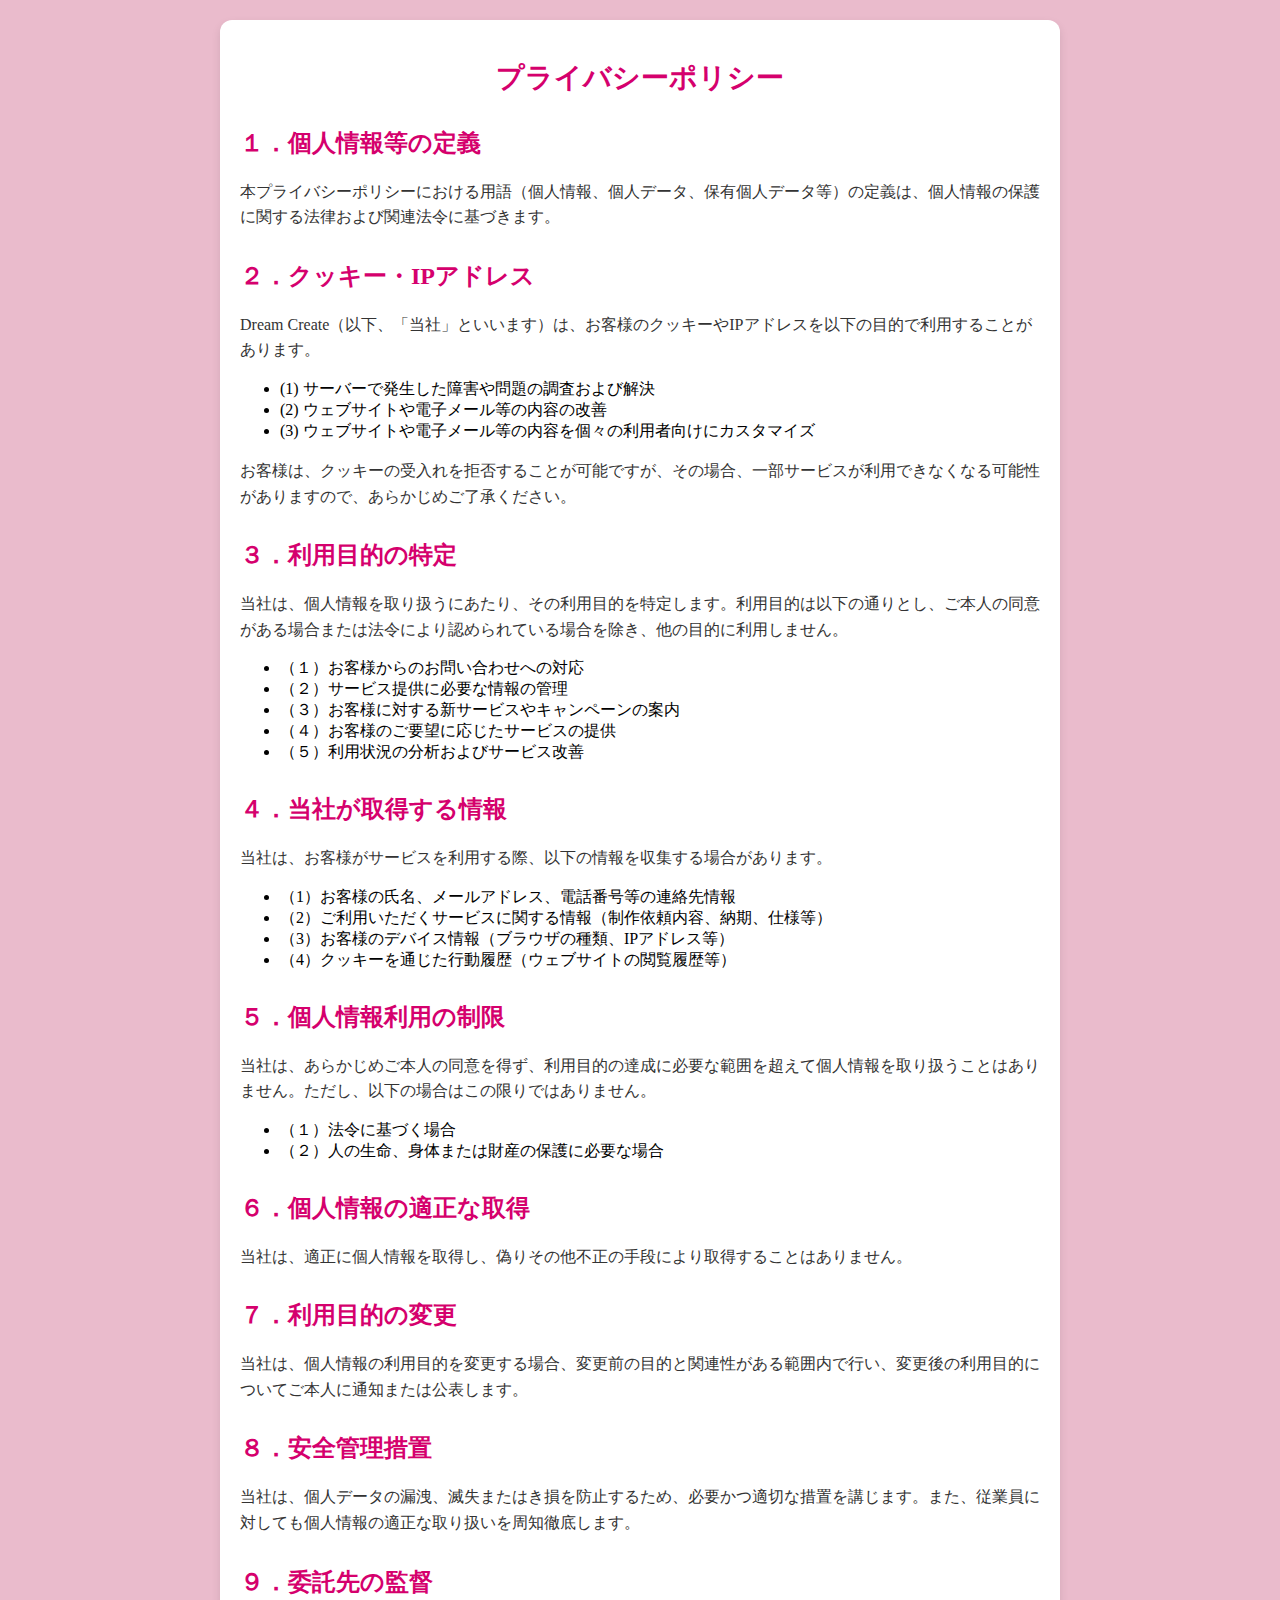
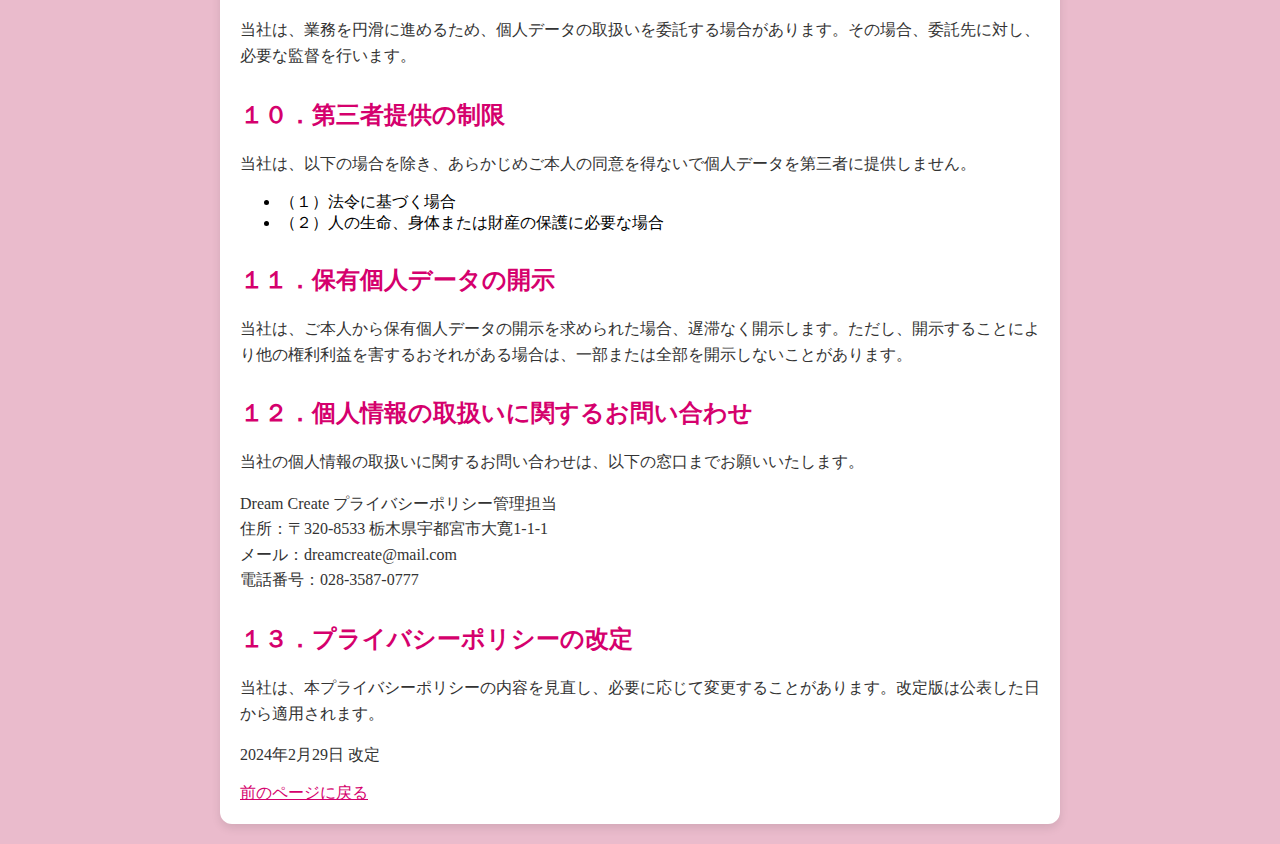
<file: privacy.html>
<!DOCTYPE html>
<html lang="ja">
<head>
    <meta charset="UTF-8">
    <meta name="viewport" content="width=device-width, initial-scale=1.0">
    <link rel="icon" href="../main/img/fav.png">
    <title>プライバシーポリシー</title>
    <link rel="stylesheet" href="privacy.css">
</head>
<body>
    <div class="container">
        <h1>プライバシーポリシー</h1>
        <h2>１．個人情報等の定義</h2>
        <p>本プライバシーポリシーにおける用語（個人情報、個人データ、保有個人データ等）の定義は、個人情報の保護に関する法律および関連法令に基づきます。</p>

        <h2>２．クッキー・IPアドレス</h2>
        <p>Dream Create（以下、「当社」といいます）は、お客様のクッキーやIPアドレスを以下の目的で利用することがあります。</p>
        <ul>
            <li>(1) サーバーで発生した障害や問題の調査および解決</li>
            <li>(2) ウェブサイトや電子メール等の内容の改善</li>
            <li>(3) ウェブサイトや電子メール等の内容を個々の利用者向けにカスタマイズ</li>
        </ul>
        <p>お客様は、クッキーの受入れを拒否することが可能ですが、その場合、一部サービスが利用できなくなる可能性がありますので、あらかじめご了承ください。</p>

        <h2>３．利用目的の特定</h2>
        <p>当社は、個人情報を取り扱うにあたり、その利用目的を特定します。利用目的は以下の通りとし、ご本人の同意がある場合または法令により認められている場合を除き、他の目的に利用しません。</p>
        <ul>
            <li>（１）お客様からのお問い合わせへの対応</li>
            <li>（２）サービス提供に必要な情報の管理</li>
            <li>（３）お客様に対する新サービスやキャンペーンの案内</li>
            <li>（４）お客様のご要望に応じたサービスの提供</li>
            <li>（５）利用状況の分析およびサービス改善</li>
        </ul>

        <h2>４．当社が取得する情報</h2>
        <p>当社は、お客様がサービスを利用する際、以下の情報を収集する場合があります。</p>
        <ul>
            <li>（1）お客様の氏名、メールアドレス、電話番号等の連絡先情報</li>
            <li>（2）ご利用いただくサービスに関する情報（制作依頼内容、納期、仕様等）</li>
            <li>（3）お客様のデバイス情報（ブラウザの種類、IPアドレス等）</li>
            <li>（4）クッキーを通じた行動履歴（ウェブサイトの閲覧履歴等）</li>
        </ul>

        <h2>５．個人情報利用の制限</h2>
        <p>当社は、あらかじめご本人の同意を得ず、利用目的の達成に必要な範囲を超えて個人情報を取り扱うことはありません。ただし、以下の場合はこの限りではありません。</p>
        <ul>
            <li>（１）法令に基づく場合</li>
            <li>（２）人の生命、身体または財産の保護に必要な場合</li>
        </ul>

        <h2>６．個人情報の適正な取得</h2>
        <p>当社は、適正に個人情報を取得し、偽りその他不正の手段により取得することはありません。</p>

        <h2>７．利用目的の変更</h2>
        <p>当社は、個人情報の利用目的を変更する場合、変更前の目的と関連性がある範囲内で行い、変更後の利用目的についてご本人に通知または公表します。</p>

        <h2>８．安全管理措置</h2>
        <p>当社は、個人データの漏洩、滅失またはき損を防止するため、必要かつ適切な措置を講じます。また、従業員に対しても個人情報の適正な取り扱いを周知徹底します。</p>

        <h2>９．委託先の監督</h2>
        <p>当社は、業務を円滑に進めるため、個人データの取扱いを委託する場合があります。その場合、委託先に対し、必要な監督を行います。</p>

        <h2>１０．第三者提供の制限</h2>
        <p>当社は、以下の場合を除き、あらかじめご本人の同意を得ないで個人データを第三者に提供しません。</p>
        <ul>
            <li>（１）法令に基づく場合</li>
            <li>（２）人の生命、身体または財産の保護に必要な場合</li>
        </ul>

        <h2>１１．保有個人データの開示</h2>
        <p>当社は、ご本人から保有個人データの開示を求められた場合、遅滞なく開示します。ただし、開示することにより他の権利利益を害するおそれがある場合は、一部または全部を開示しないことがあります。</p>

        <h2>１２．個人情報の取扱いに関するお問い合わせ</h2>
        <p>当社の個人情報の取扱いに関するお問い合わせは、以下の窓口までお願いいたします。</p>
        <p>Dream Create プライバシーポリシー管理担当<br>
            住所：〒320-8533 栃木県宇都宮市大寛1-1-1<br>
            メール：dreamcreate@mail.com<br>
            電話番号：028-3587-0777
        </p>

        <h2>１３．プライバシーポリシーの改定</h2>
        <p>当社は、本プライバシーポリシーの内容を見直し、必要に応じて変更することがあります。改定版は公表した日から適用されます。</p>
        <p>2024年2月29日 改定</p>
        <a href="../index.html">前のページに戻る</a>
    </div>
</body>
</html>
</file>
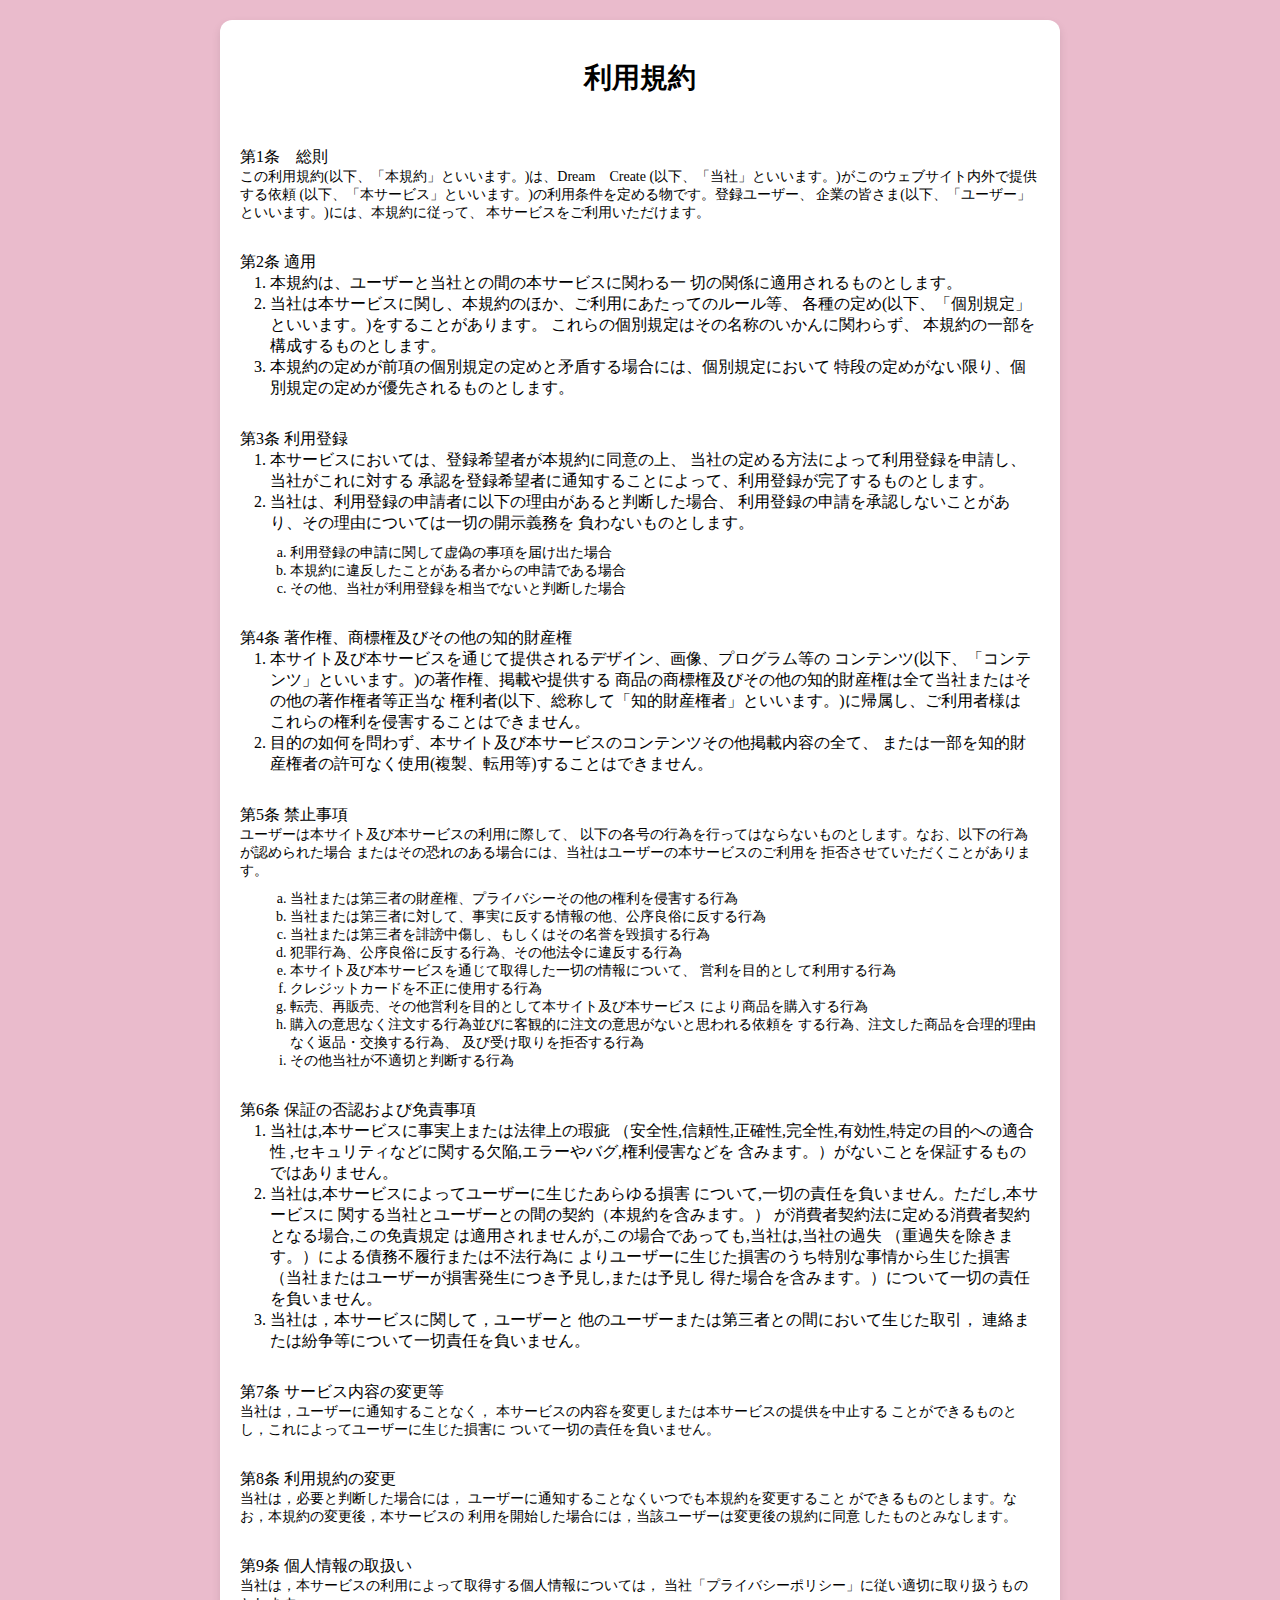
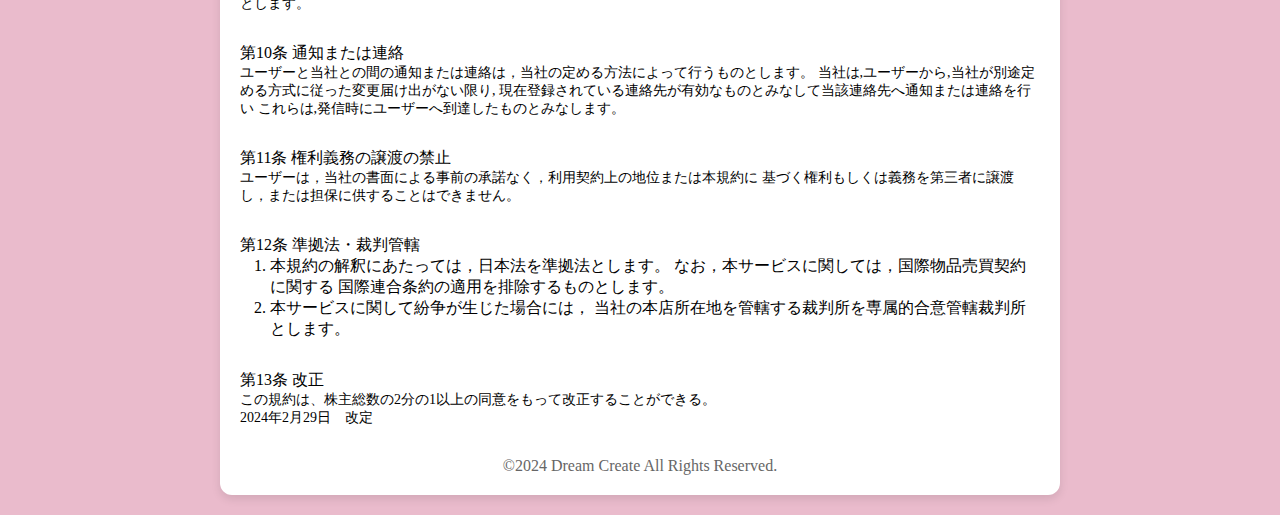
<file: TermsofUse.html>
<!DOCTYPE html>
<html lang="ja">
<head>
    <meta charset="UTF-8">
    <meta name="viewport" content="width=device-width, initial-scale=1.0">
    <link rel="icon" href="../main/img/fav.svg">
    <link rel="stylesheet" href="TermsofUse.css">
    <title>利用規約</title>
</head>

<body>
    <div class="container">
        <div id="top">
            <h1>利用規約</h1>
        </div>
        <div id="main">
            <div>
                <p class="mm">第1条　総則</p>
                <p class="today">この利用規約(以下、「本規約」といいます。)は、Dream　Create
                    (以下、「当社」といいます。)がこのウェブサイト内外で提供する依頼
                    (以下、「本サービス」といいます。)の利用条件を定める物です。登録ユーザー、
                    企業の皆さま(以下、「ユーザー」といいます。)には、本規約に従って、
                    本サービスをご利用いただけます。
                </p>
            </div>
            <div>
                <p class="mm">第2条 適用</p>
                <ol>
                    <li>本規約は、ユーザーと当社との間の本サービスに関わる一
                        切の関係に適用されるものとします。</li>
                    <li>当社は本サービスに関し、本規約のほか、ご利用にあたってのルール等、
                        各種の定め(以下、「個別規定」といいます。)をすることがあります。
                        これらの個別規定はその名称のいかんに関わらず、
                        本規約の一部を構成するものとします。
                    </li>
                    <li>本規約の定めが前項の個別規定の定めと矛盾する場合には、個別規定において
                        特段の定めがない限り、個別規定の定めが優先されるものとします。
                    </li>
                </ol>
            </div>
            <div>
                <p class="mm">第3条 利用登録</p>
                <ol>
                    <li>本サービスにおいては、登録希望者が本規約に同意の上、
                        当社の定める方法によって利用登録を申請し、当社がこれに対する
                        承認を登録希望者に通知することによって、利用登録が完了するものとします。
                    </li>
                    <li>当社は、利用登録の申請者に以下の理由があると判断した場合、
                        利用登録の申請を承認しないことがあり、その理由については一切の開示義務を
                        負わないものとします。
                    </li>
                </ol>
                <ul>
                    <li>利用登録の申請に関して虚偽の事項を届け出た場合</li>
                    <li>本規約に違反したことがある者からの申請である場合</li>
                    <li>その他、当社が利用登録を相当でないと判断した場合</li>
                </ul>
            </div>
            <div>
                <p class="mm">第4条 著作権、商標権及びその他の知的財産権</p>
                <ol>
                    <li>本サイト及び本サービスを通じて提供されるデザイン、画像、プログラム等の
                        コンテンツ(以下、「コンテンツ」といいます。)の著作権、掲載や提供する
                        商品の商標権及びその他の知的財産権は全て当社またはその他の著作権者等正当な
                        権利者(以下、総称して「知的財産権者」といいます。)に帰属し、ご利用者様は
                        これらの権利を侵害することはできません。
                    </li>
                    <li>目的の如何を問わず、本サイト及び本サービスのコンテンツその他掲載内容の全て、
                        または一部を知的財産権者の許可なく使用(複製、転用等)することはできません。
                    </li>
                </ol>
            </div>
            <div>
                <p class="mm">第5条 禁止事項</p>
                <p class="today">ユーザーは本サイト及び本サービスの利用に際して、
                以下の各号の行為を行ってはならないものとします。なお、以下の行為が認められた場合
                またはその恐れのある場合には、当社はユーザーの本サービスのご利用を
                拒否させていただくことがあります。</p>
                <ul>
                    <li>当社または第三者の財産権、プライバシーその他の権利を侵害する行為</li>
                    <li>当社または第三者に対して、事実に反する情報の他、公序良俗に反する行為</li>
                    <li>当社または第三者を誹謗中傷し、もしくはその名誉を毀損する行為</li>
                    <li>犯罪行為、公序良俗に反する行為、その他法令に違反する行為</li>
                    <li>本サイト及び本サービスを通じて取得した一切の情報について、
                        営利を目的として利用する行為</li>
                    <li>クレジットカードを不正に使用する行為</li>
                    <li>転売、再販売、その他営利を目的として本サイト及び本サービス
                        により商品を購入する行為</li>
                    <li>購入の意思なく注文する行為並びに客観的に注文の意思がないと思われる依頼を
                        する行為、注文した商品を合理的理由なく返品・交換する行為、
                        及び受け取りを拒否する行為</li>
                    <li>その他当社が不適切と判断する行為</li>
                </ul>
            </div>
            <div>
                <p class="mm">第6条 保証の否認および免責事項</p>
                <ol>
                    <li>当社は,本サービスに事実上または法律上の瑕疵
                        （安全性,信頼性,正確性,完全性,有効性,特定の目的への適合性
                        ,セキュリティなどに関する欠陥,エラーやバグ,権利侵害などを
                        含みます。）がないことを保証するものではありません。
                    </li>
                    <li>当社は,本サービスによってユーザーに生じたあらゆる損害
                        について,一切の責任を負いません。ただし,本サービスに
                        関する当社とユーザーとの間の契約（本規約を含みます。）
                        が消費者契約法に定める消費者契約となる場合,この免責規定
                        は適用されませんが,この場合であっても,当社は,当社の過失
                        （重過失を除きます。）による債務不履行または不法行為に
                        よりユーザーに生じた損害のうち特別な事情から生じた損害
                        （当社またはユーザーが損害発生につき予見し,または予見し
                        得た場合を含みます。）について一切の責任を負いません。
                    </li>
                    <li>当社は，本サービスに関して，ユーザーと
                        他のユーザーまたは第三者との間において生じた取引，
                        連絡または紛争等について一切責任を負いません。</li>
                </ol>
            </div>
            <div>
                <p class="mm">第7条 サービス内容の変更等</p>
                <p class="today">当社は，ユーザーに通知することなく，
                    本サービスの内容を変更しまたは本サービスの提供を中止する
                    ことができるものとし，これによってユーザーに生じた損害に
                    ついて一切の責任を負いません。</p>
            </div>
            <div>
                <p class="mm">第8条 利用規約の変更</p>
                <p class="today">当社は，必要と判断した場合には，
                    ユーザーに通知することなくいつでも本規約を変更すること
                    ができるものとします。なお，本規約の変更後，本サービスの
                    利用を開始した場合には，当該ユーザーは変更後の規約に同意
                    したものとみなします。</p>
            </div>
            <div>
                <p class="mm">第9条 個人情報の取扱い</p>
                <p class="today">当社は，本サービスの利用によって取得する個人情報については，
                    当社「プライバシーポリシー」に従い適切に取り扱うものとします。</p>
            </div>
            <div>
                <p class="mm">第10条 通知または連絡</p>
                <p class="today">ユーザーと当社との間の通知または連絡は，当社の定める方法によって行うものとします。
                    当社は,ユーザーから,当社が別途定める方式に従った変更届け出がない限り,
                    現在登録されている連絡先が有効なものとみなして当該連絡先へ通知または連絡を行い
                    これらは,発信時にユーザーへ到達したものとみなします。</p>
            </div>
            <div>
                <p class="mm">第11条 権利義務の譲渡の禁止</p>
                <p class="today">ユーザーは，当社の書面による事前の承諾なく，利用契約上の地位または本規約に
                    基づく権利もしくは義務を第三者に譲渡し，または担保に供することはできません。</p>
            </div>
            <div>
                <p class="mm">第12条 準拠法・裁判管轄</p>
                <ol>
                    <li>本規約の解釈にあたっては，日本法を準拠法とします。
                        なお，本サービスに関しては，国際物品売買契約に関する
                        国際連合条約の適用を排除するものとします。</li>
                    <li>本サービスに関して紛争が生じた場合には，
                        当社の本店所在地を管轄する裁判所を専属的合意管轄裁判所とします。</li>
                </ol>
            </div>
            <div>
                <p class="mm">第13条 改正</p>
                <p class="today">この規約は、株主総数の2分の1以上の同意をもって改正することができる。</p>
            </div>
            <p class="today">2024年2月29日　改定</p>
        <footer>
            <p>&copy;2024 Dream Create All Rights Reserved.</p>
        </footer>   
    </div> 
     
</body>
</html>
</file>
<file: privacy.css>
@charset "utf-8";

body {
    background-color: #eabbcc; /* 明るいピンク系の背景 */
    margin: 0;
    padding: 20px;
}

h1 {
    text-align: center;
    color: #d5006d; /* ピンクの見出し */
    font-size: 28px; /* 見出しのサイズを大きく */
    margin-bottom: 20px;
}

h2 {
    color: #d5006d; /* セクションタイトルの色 */
    font-size: 24px; /* セクションタイトルのサイズ */
    margin-top: 30px; /* セクション間のスペース */
}

p {
    color: #333; /* 段落の文字色 */
    line-height: 1.6; /* 行間の調整 */
    margin-bottom: 15px; /* 段落間のスペース */
}

.container {
    max-width: 800px; /* コンテナの幅 */
    margin: auto;
    padding: 20px;
    background-color: #fff; /* コンテナの背景色 */
    border-radius: 12px; /* 角を丸める */
    box-shadow: 0 4px 10px rgba(0, 0, 0, 0.1); /* 影を追加 */
}

footer {
    text-align: center;
    margin-top: 30px; /* フッターのスペース */
    color: #666; /* フッターの文字色 */
}

a{
    color: #d5006d;
}
/* メディアクエリ（レスポンシブデザイン） */
@media (max-width: 600px) {
    h1 {
        font-size: 22px; /* スマホ用の見出しサイズ */
    }

    h2 {
        font-size: 20px; /* スマホ用のセクションタイトルサイズ */
    }

    p {
        font-size: 14px; /* スマホ用の段落サイズ */
    }
}
</file>
<file: TermsofUse.css>
@charset "utf-8";

body {
    background-color: #eabbcc;
    margin: 0;
    padding: 20px;
}

h1 {
    text-align: center;
    font-size: 28px;
    margin-bottom: 20px;
}
.container {
    max-width: 800px; 
    margin: auto;
    padding: 20px;
    background-color: #fff; 
    border-radius: 12px; 
    box-shadow: 0 4px 10px rgba(0, 0, 0, 0.1); 
}

ul,ol,li,p{
    margin: 0;
    padding: 0;
}
ol{
    padding-left: 30px;
}
ul{
    padding-left: 50px;
    padding-top: 10px;
    font-size: 14px;
}
.today{
    font-size: 14px;
}
.mm{
    padding-top: 30px;
}
ul{
    list-style-type: lower-latin;
}
footer {
    text-align: center;
    margin-top: 30px;
    color: #666;
}

@media (max-width: 600px) {
    h1{
        font-size: 25px;
    }
    ol,.today{
        font-size: 14px;
    }
    ul{
        font-size: 12px;
    }
}
</file>
